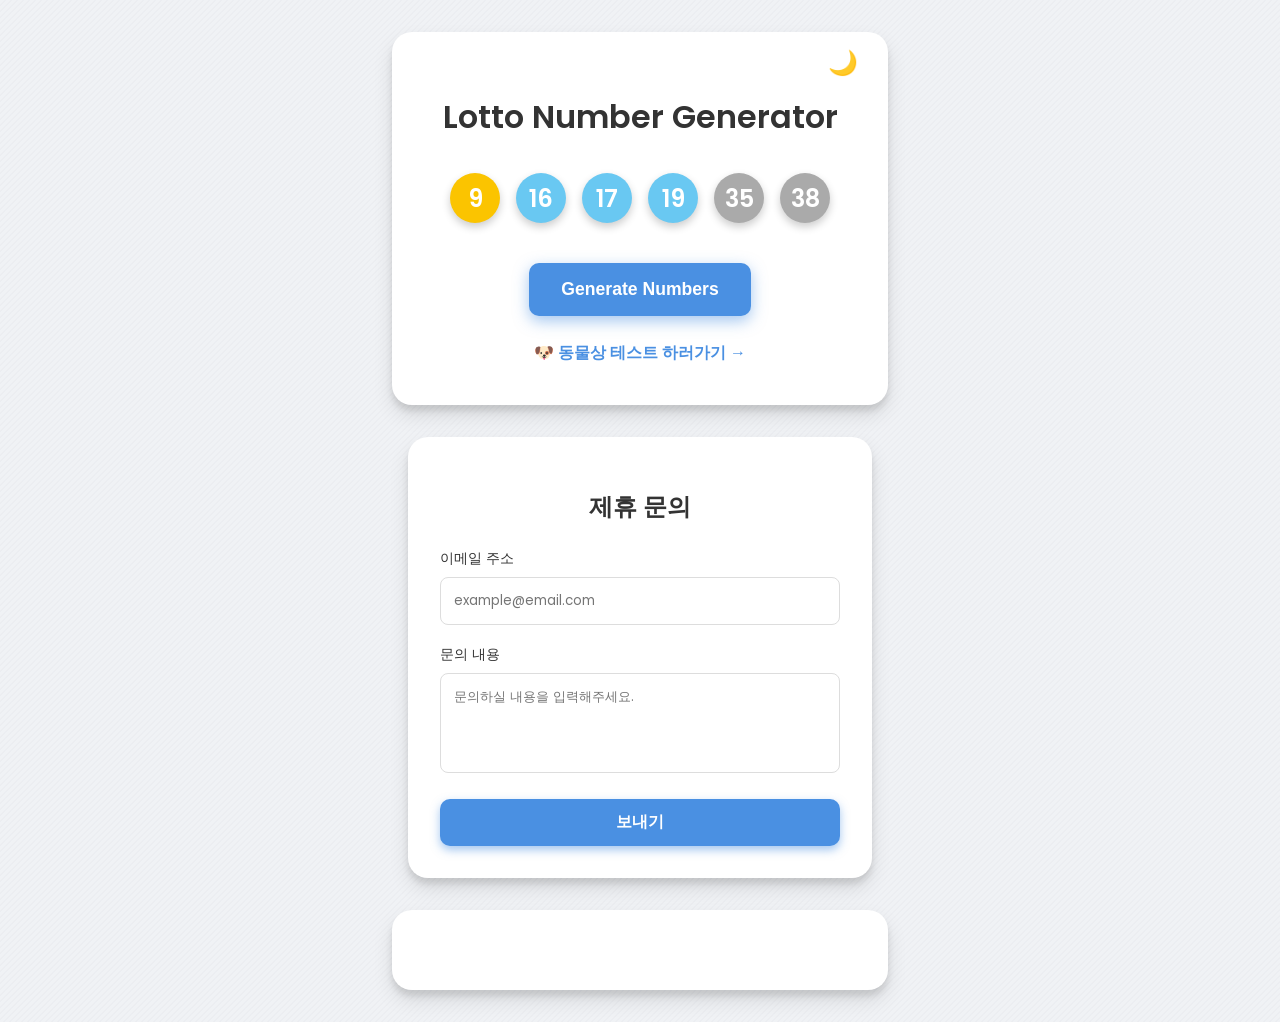
<file: index.html>
<!DOCTYPE html>
<html lang="en">
<head>
    <meta charset="UTF-8">
    <meta name="viewport" content="width=device-width, initial-scale=1.0">
    <title>Lotto Number Generator</title>
    <link rel="stylesheet" href="style.css">
</head>
<body>
    <div class="container">
        <button id="theme-toggle" class="theme-toggle" aria-label="Toggle Dark Mode">🌙</button>
        <h1>Lotto Number Generator</h1>
        <div class="lotto-numbers">
        </div>
        <button class="generate-btn">Generate Numbers</button>
        <div style="margin-top: 1.5rem;">
            <a href="animal.html" style="color: var(--primary-color); text-decoration: none; font-weight: 600; transition: color 0.3s;">🐶 동물상 테스트 하러가기 →</a>
        </div>
    </div>

    <div class="container partnership-container">
        <h2>제휴 문의</h2>
        <form action="https://formspree.io/f/mvzwgqdk" method="POST">
            <div class="form-group">
                <label for="email">이메일 주소</label>
                <input type="email" id="email" name="email" required placeholder="example@email.com">
            </div>
            <div class="form-group">
                <label for="message">문의 내용</label>
                <textarea id="message" name="message" required placeholder="문의하실 내용을 입력해주세요."></textarea>
            </div>
            <button type="submit" class="submit-btn">보내기</button>
        </form>
    </div>

    <div class="container disqus-container">
        <div id="disqus_thread"></div>
        <script>
            /**
            *  RECOMMENDED CONFIGURATION VARIABLES: EDIT AND UNCOMMENT THE SECTION BELOW TO INSERT DYNAMIC VALUES FROM YOUR PLATFORM OR CMS.
            *  LEARN WHY DEFINING THESE VARIABLES IS IMPORTANT: https://disqus.com/admin/universalcode/#configuration-variables    */
            /*
            var disqus_config = function () {
            this.page.url = PAGE_URL;  // Replace PAGE_URL with your page's canonical URL variable
            this.page.identifier = PAGE_IDENTIFIER; // Replace PAGE_IDENTIFIER with your page's unique identifier variable
            };
            */
            (function() { // DON'T EDIT BELOW THIS LINE
            var d = document, s = d.createElement('script');
            s.src = 'https://productbuilder-arl2ydvdaq.disqus.com/embed.js';
            s.setAttribute('data-timestamp', +new Date());
            (d.head || d.body).appendChild(s);
            })();
        </script>
        <noscript>Please enable JavaScript to view the <a href="https://disqus.com/?ref_noscript">comments powered by Disqus.</a></noscript>
    </div>
    <script src="main.js"></script>
</body>
</html>
</file>
<file: style.css>
@import url('https://fonts.googleapis.com/css2?family=Poppins:wght@400;600&display=swap');

:root {
    --background-color: #f0f2f5;
    --container-bg: #ffffff;
    --primary-color: #4a90e2;
    --text-color: #333;
    --shadow-color: rgba(0, 0, 0, 0.1);
    --glow-color: rgba(74, 144, 226, 0.5);
    --input-border: #ddd;
}

body.dark-mode {
    --background-color: #121212;
    --container-bg: #2d2d2d;
    --primary-color: #4a90e2;
    --text-color: #ffffff;
    --shadow-color: rgba(0, 0, 0, 0.5);
    --glow-color: rgba(74, 144, 226, 0.2);
    --input-border: #444;
}

body {
    font-family: 'Poppins', sans-serif;
    background-color: var(--background-color);
    background-image: url("data:image/svg+xml,%3Csvg width='6' height='6' viewBox='0 0 6 6' xmlns='http://www.w3.org/2000/svg'%3E%3Cg fill='%239C92AC' fill-opacity='0.1'%3E%3Cpath d='M5 0h1L0 6V5zM6 5v1H5z'/%3E%3C/g%3E%3C/svg%3E");
    display: flex;
    flex-direction: column;
    justify-content: center;
    align-items: center;
    min-height: 100vh;
    margin: 0;
    gap: 2rem;
    padding: 2rem 0;
}

.container {
    text-align: center;
    background: var(--container-bg);
    padding: 2.5rem 3rem;
    border-radius: 20px;
    box-shadow: 0 10px 20px var(--shadow-color), 0 6px 6px var(--shadow-color);
    max-width: 400px;
    width: 90%;
    position: relative;
    transition: background 0.3s ease, color 0.3s ease, box-shadow 0.3s ease;
}

h1, h2 {
    color: var(--text-color);
    font-weight: 600;
    margin-bottom: 2rem;
}

h2 {
    font-size: 1.5rem;
    margin-bottom: 1.5rem;
}

.partnership-container {
    padding: 2rem;
}

.form-group {
    text-align: left;
    margin-bottom: 1.2rem;
}

.form-group label {
    display: block;
    margin-bottom: 0.5rem;
    color: var(--text-color);
    font-size: 0.9rem;
}

.form-group input,
.form-group textarea {
    width: 100%;
    padding: 0.8rem;
    border-radius: 8px;
    border: 1px solid var(--input-border);
    background-color: var(--container-bg);
    color: var(--text-color);
    font-family: inherit;
    box-sizing: border-box;
    transition: border-color 0.3s ease;
}

.form-group textarea {
    height: 100px;
    resize: none;
}

.form-group input:focus,
.form-group textarea:focus {
    outline: none;
    border-color: var(--primary-color);
}

.submit-btn {
    width: 100%;
    background-color: var(--primary-color);
    color: #fff;
    border: none;
    padding: 0.8rem;
    font-size: 1rem;
    font-weight: 600;
    border-radius: 10px;
    cursor: pointer;
    transition: all 0.3s ease;
    box-shadow: 0 4px 10px var(--glow-color);
}

.submit-btn:hover {
    transform: translateY(-2px);
    box-shadow: 0 6px 15px var(--glow-color);
}

.theme-toggle {
    background: none;
    border: none;
    font-size: 1.5rem;
    cursor: pointer;
    position: absolute;
    top: 1rem;
    right: 1.5rem;
    color: var(--text-color);
    transition: transform 0.3s ease;
}

.theme-toggle:hover {
    transform: scale(1.1);
}

.lotto-numbers {
    display: flex;
    justify-content: center;
    flex-wrap: wrap;
    gap: 1rem;
    margin-bottom: 2.5rem;
}

.lotto-ball {
    width: 50px;
    height: 50px;
    border-radius: 50%;
    display: flex;
    justify-content: center;
    align-items: center;
    font-size: 1.5rem;
    font-weight: 600;
    color: #fff;
    box-shadow: 0 4px 8px rgba(0, 0, 0, 0.2);
    animation: pop-in 0.5s ease-out forwards;
}

.generate-btn {
    background-color: var(--primary-color);
    color: #fff;
    border: none;
    padding: 1rem 2rem;
    font-size: 1.1rem;
    font-weight: 600;
    border-radius: 10px;
    cursor: pointer;
    transition: all 0.3s ease;
    box-shadow: 0 5px 15px var(--glow-color);
}

.generate-btn:hover {
    transform: translateY(-3px);
    box-shadow: 0 8px 25px var(--glow-color);
}

.generate-btn:active {
    transform: translateY(-1px);
    box-shadow: 0 5px 15px var(--glow-color);
}

@keyframes pop-in {
    0% {
        transform: scale(0);
        opacity: 0;
    }
    80% {
        transform: scale(1.1);
    }
    100% {
        transform: scale(1);
        opacity: 1;
    }
}
</file>
